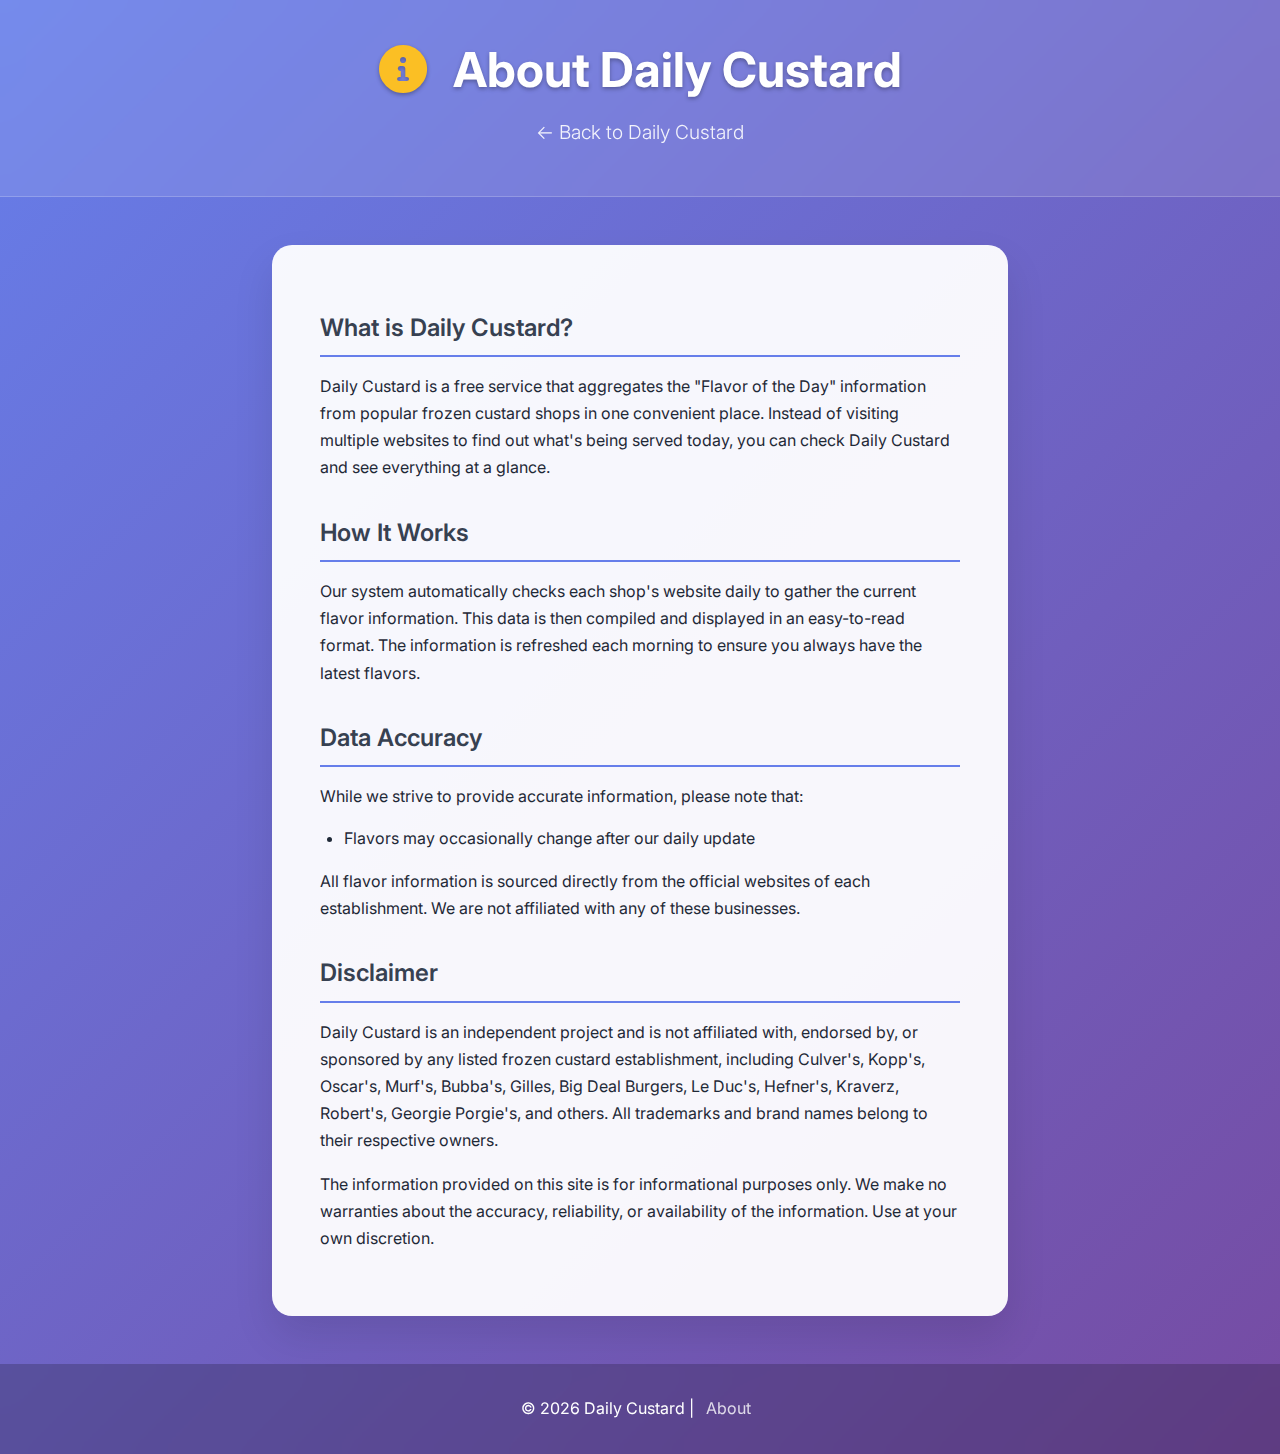
<file: static/about.html>
<!DOCTYPE html>
<html lang="en">
<head>
    <meta charset="UTF-8">
    <meta name="viewport" content="width=device-width, initial-scale=1.0">
    <title>About - Daily Custard</title>
    <link rel="icon" type="image/svg+xml" href="favicon.svg">
    <link rel="stylesheet" href="styles.css">
    <link href="https://fonts.googleapis.com/css2?family=Inter:wght@300;400;500;600;700&display=swap" rel="stylesheet">
    <link rel="stylesheet" href="https://cdnjs.cloudflare.com/ajax/libs/font-awesome/6.0.0/css/all.min.css">
    
    <!-- Google Analytics -->
    <script async src="https://www.googletagmanager.com/gtag/js?id=G-R110GKVNX3"></script>
    <script>
      window.dataLayer = window.dataLayer || [];
      function gtag(){dataLayer.push(arguments);}
      gtag('js', new Date());
      gtag('config', 'G-R110GKVNX3');
    </script>
</head>
<body>
    <div class="container">
        <header class="header">
            <div class="header-content">
                <h1><i class="fas fa-info-circle"></i> About Daily Custard</h1>
                <p class="subtitle"><a href="/" style="color: inherit; text-decoration: none;">← Back to Daily Custard</a></p>
            </div>
        </header>

        <main class="main legal-content">
            <div class="legal-section">
                <h2>What is Daily Custard?</h2>
                <p>Daily Custard is a free service that aggregates the "Flavor of the Day" information from popular frozen custard shops in one convenient place. Instead of visiting multiple websites to find out what's being served today, you can check Daily Custard and see everything at a glance.</p>

                <h2>How It Works</h2>
                <p>Our system automatically checks each shop's website daily to gather the current flavor information. This data is then compiled and displayed in an easy-to-read format. The information is refreshed each morning to ensure you always have the latest flavors.</p>

                <h2>Data Accuracy</h2>
                <p>While we strive to provide accurate information, please note that:</p>
                <ul>
                    <li>Flavors may occasionally change after our daily update</li>
                </ul>
                <p>All flavor information is sourced directly from the official websites of each establishment. We are not affiliated with any of these businesses.</p>

                <h2>Disclaimer</h2>
                <p>Daily Custard is an independent project and is not affiliated with, endorsed by, or sponsored by any listed frozen custard establishment, including Culver's, Kopp's, Oscar's, Murf's, Bubba's, Gilles, Big Deal Burgers, Le Duc's, Hefner's, Kraverz, Robert's, Georgie Porgie's, and others. All trademarks and brand names belong to their respective owners.</p>
                <p>The information provided on this site is for informational purposes only. We make no warranties about the accuracy, reliability, or availability of the information. Use at your own discretion.</p>
            </div>
        </main>

        <footer class="footer">
            <p>&copy; 2026 Daily Custard | <a href="about.html">About</a></p>
        </footer>
    </div>
</body>
</html>
</file>
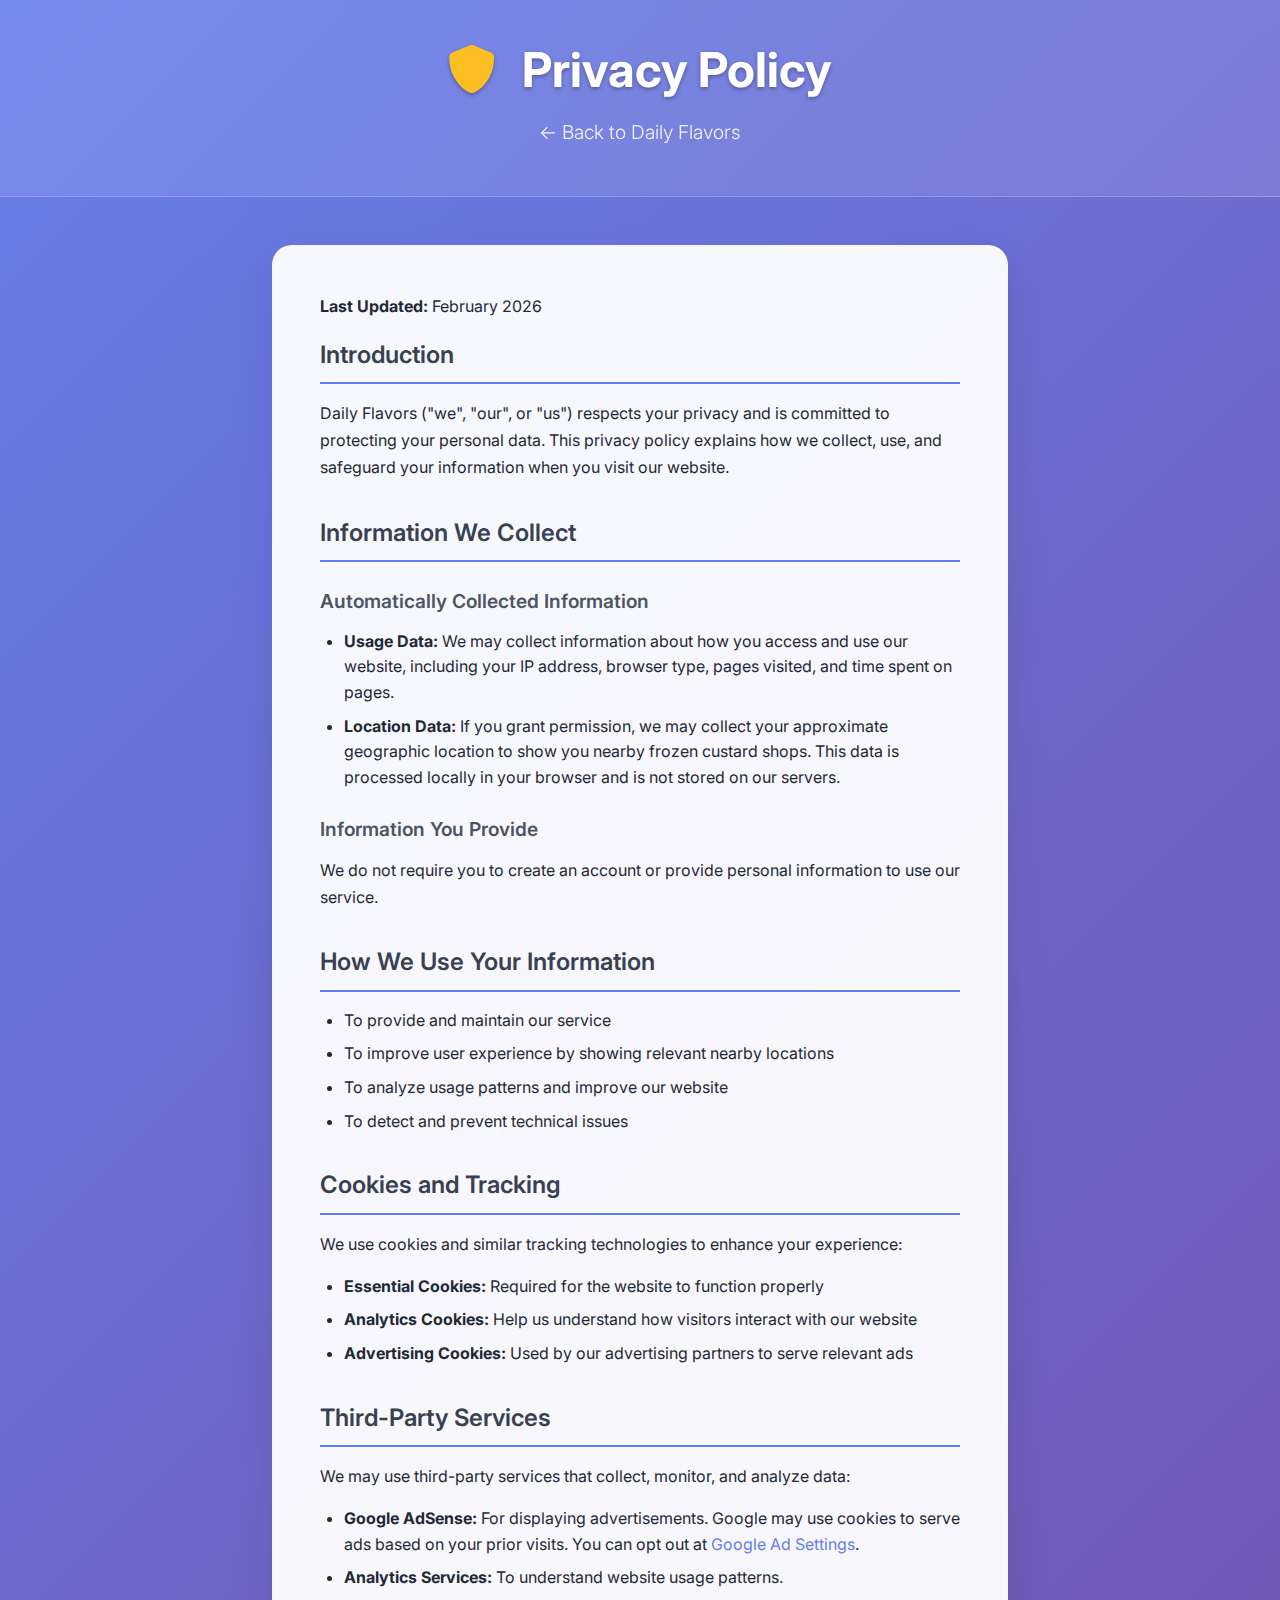
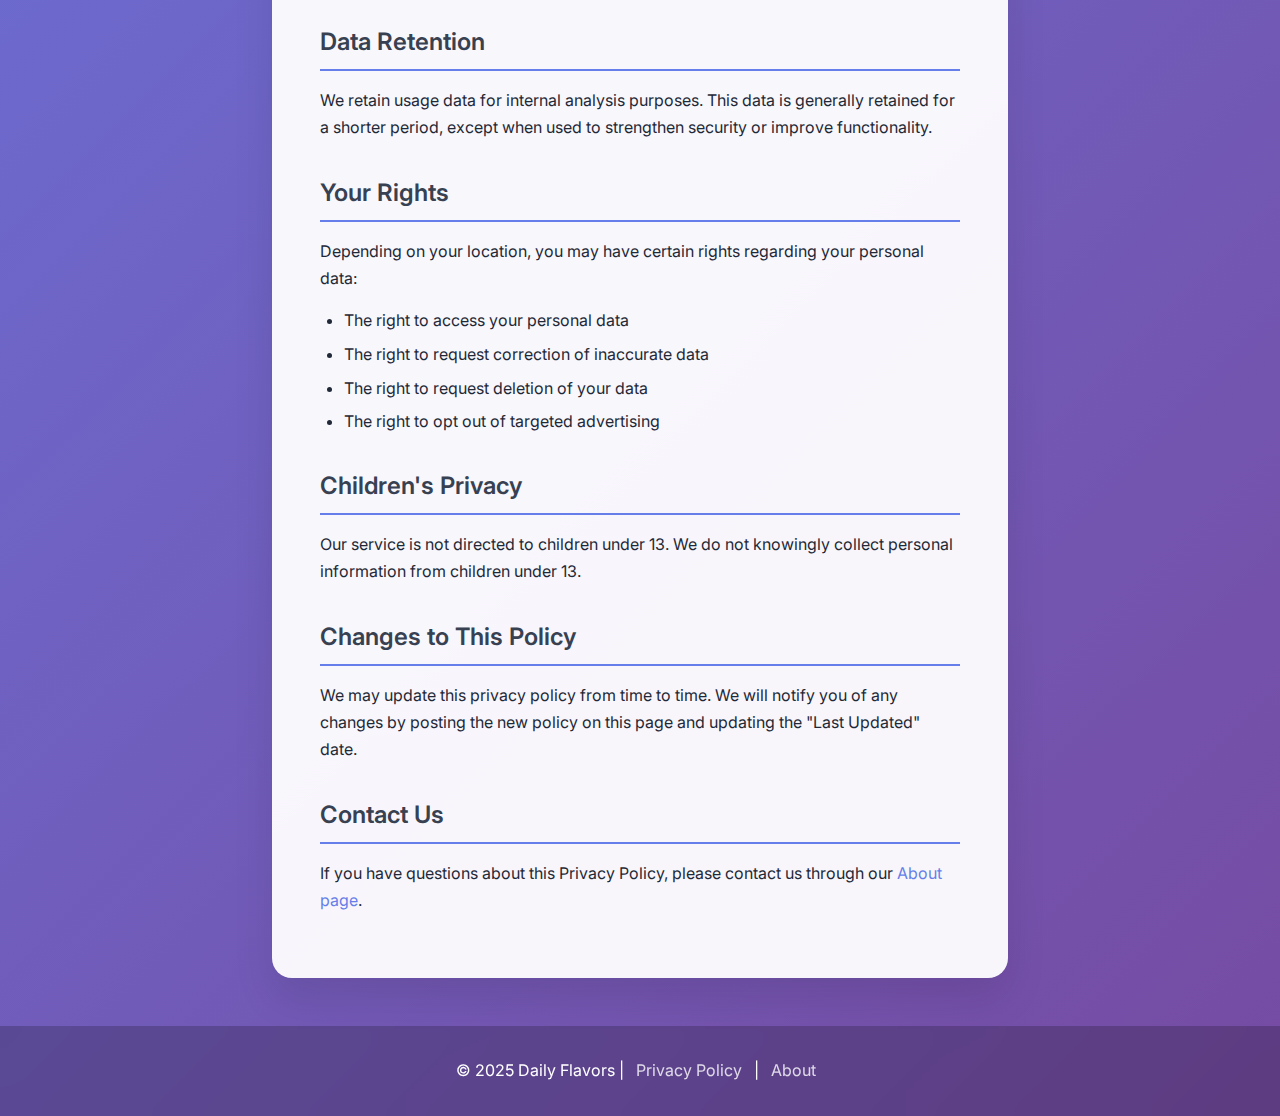
<file: static/privacy.html>
<!DOCTYPE html>
<html lang="en">
<head>
    <meta charset="UTF-8">
    <meta name="viewport" content="width=device-width, initial-scale=1.0">
    <title>Privacy Policy - Daily Flavors</title>
    <link rel="icon" type="image/svg+xml" href="/static/favicon.svg">
    <link rel="stylesheet" href="/static/styles.css">
    <link href="https://fonts.googleapis.com/css2?family=Inter:wght@300;400;500;600;700&display=swap" rel="stylesheet">
    <link rel="stylesheet" href="https://cdnjs.cloudflare.com/ajax/libs/font-awesome/6.0.0/css/all.min.css">
</head>
<body>
    <div class="container">
        <header class="header">
            <div class="header-content">
                <h1><i class="fas fa-shield-alt"></i> Privacy Policy</h1>
                <p class="subtitle"><a href="/" style="color: inherit; text-decoration: none;">← Back to Daily Flavors</a></p>
            </div>
        </header>

        <main class="main legal-content">
            <div class="legal-section">
                <p><strong>Last Updated:</strong> February 2026</p>
                
                <h2>Introduction</h2>
                <p>Daily Flavors ("we", "our", or "us") respects your privacy and is committed to protecting your personal data. This privacy policy explains how we collect, use, and safeguard your information when you visit our website.</p>

                <h2>Information We Collect</h2>
                <h3>Automatically Collected Information</h3>
                <ul>
                    <li><strong>Usage Data:</strong> We may collect information about how you access and use our website, including your IP address, browser type, pages visited, and time spent on pages.</li>
                    <li><strong>Location Data:</strong> If you grant permission, we may collect your approximate geographic location to show you nearby frozen custard shops. This data is processed locally in your browser and is not stored on our servers.</li>
                </ul>

                <h3>Information You Provide</h3>
                <p>We do not require you to create an account or provide personal information to use our service.</p>

                <h2>How We Use Your Information</h2>
                <ul>
                    <li>To provide and maintain our service</li>
                    <li>To improve user experience by showing relevant nearby locations</li>
                    <li>To analyze usage patterns and improve our website</li>
                    <li>To detect and prevent technical issues</li>
                </ul>

                <h2>Cookies and Tracking</h2>
                <p>We use cookies and similar tracking technologies to enhance your experience:</p>
                <ul>
                    <li><strong>Essential Cookies:</strong> Required for the website to function properly</li>
                    <li><strong>Analytics Cookies:</strong> Help us understand how visitors interact with our website</li>
                    <li><strong>Advertising Cookies:</strong> Used by our advertising partners to serve relevant ads</li>
                </ul>

                <h2>Third-Party Services</h2>
                <p>We may use third-party services that collect, monitor, and analyze data:</p>
                <ul>
                    <li><strong>Google AdSense:</strong> For displaying advertisements. Google may use cookies to serve ads based on your prior visits. You can opt out at <a href="https://www.google.com/settings/ads" target="_blank">Google Ad Settings</a>.</li>
                    <li><strong>Analytics Services:</strong> To understand website usage patterns.</li>
                </ul>

                <h2>Data Retention</h2>
                <p>We retain usage data for internal analysis purposes. This data is generally retained for a shorter period, except when used to strengthen security or improve functionality.</p>

                <h2>Your Rights</h2>
                <p>Depending on your location, you may have certain rights regarding your personal data:</p>
                <ul>
                    <li>The right to access your personal data</li>
                    <li>The right to request correction of inaccurate data</li>
                    <li>The right to request deletion of your data</li>
                    <li>The right to opt out of targeted advertising</li>
                </ul>

                <h2>Children's Privacy</h2>
                <p>Our service is not directed to children under 13. We do not knowingly collect personal information from children under 13.</p>

                <h2>Changes to This Policy</h2>
                <p>We may update this privacy policy from time to time. We will notify you of any changes by posting the new policy on this page and updating the "Last Updated" date.</p>

                <h2>Contact Us</h2>
                <p>If you have questions about this Privacy Policy, please contact us through our <a href="/about">About page</a>.</p>
            </div>
        </main>

        <footer class="footer">
            <p>&copy; 2025 Daily Flavors | <a href="/privacy">Privacy Policy</a> | <a href="/about">About</a></p>
        </footer>
    </div>
</body>
</html>
</file>
<file: static/styles.css>
/* Reset and base styles */
* {
    margin: 0;
    padding: 0;
    box-sizing: border-box;
}

body {
    font-family: 'Inter', -apple-system, BlinkMacSystemFont, 'Segoe UI', system-ui, sans-serif;
    line-height: 1.6;
    color: #1f2937;
    background: linear-gradient(135deg, #667eea 0%, #764ba2 100%);
    min-height: 100vh;
}

.container {
    min-height: 100vh;
    display: flex;
    flex-direction: column;
}

/* Header styles */
.header {
    background: rgba(255, 255, 255, 0.1);
    backdrop-filter: blur(10px);
    border-bottom: 1px solid rgba(255, 255, 255, 0.2);
    padding: 2rem 0;
    text-align: center;
    color: white;
}

.header-content h1 {
    font-size: 3rem;
    font-weight: 700;
    margin-bottom: 0.5rem;
    text-shadow: 0 2px 4px rgba(0, 0, 0, 0.3);
}

.header-content h1 i {
    margin-right: 1rem;
    color: #fbbf24;
}

.subtitle {
    font-size: 1.2rem;
    opacity: 0.9;
    margin-bottom: 1rem;
    font-weight: 300;
}

.date {
    font-size: 1rem;
    opacity: 0.8;
    font-weight: 500;
    background: rgba(255, 255, 255, 0.1);
    padding: 0.5rem 1rem;
    border-radius: 25px;
    display: inline-block;
}

/* Main content */
.main {
    flex: 1;
    padding: 3rem 2rem;
    max-width: 1200px;
    margin: 0 auto;
    width: 100%;
}

/* Loading styles */
.loading {
    text-align: center;
    color: white;
    padding: 4rem 0;
}

.loading-spinner {
    width: 50px;
    height: 50px;
    border: 4px solid rgba(255, 255, 255, 0.3);
    border-top: 4px solid white;
    border-radius: 50%;
    animation: spin 1s linear infinite;
    margin: 0 auto 2rem;
}

@keyframes spin {
    0% { transform: rotate(0deg); }
    100% { transform: rotate(360deg); }
}

/* Error styles */
.error {
    text-align: center;
    color: white;
    background: rgba(239, 68, 68, 0.2);
    border: 1px solid rgba(239, 68, 68, 0.3);
    border-radius: 12px;
    padding: 3rem 2rem;
    backdrop-filter: blur(10px);
}

.error i {
    font-size: 3rem;
    margin-bottom: 1rem;
    color: #fbbf24;
}

.error h3 {
    font-size: 1.5rem;
    margin-bottom: 1rem;
}

.retry-btn {
    background: #10b981;
    color: white;
    border: none;
    padding: 0.75rem 1.5rem;
    border-radius: 8px;
    font-weight: 500;
    cursor: pointer;
    transition: all 0.2s;
    margin-top: 1rem;
}

.retry-btn:hover {
    background: #059669;
    transform: translateY(-1px);
}

/* Flavors grid */
.flavors-grid {
    display: grid;
    grid-template-columns: repeat(auto-fit, minmax(350px, 1fr));
    gap: 2rem;
    margin-top: 2rem;
}

/* Flavor card styles */
.flavor-card {
    background: rgba(255, 255, 255, 0.95);
    border-radius: 20px;
    padding: 2rem;
    box-shadow: 0 20px 40px rgba(0, 0, 0, 0.1);
    transition: all 0.3s ease;
    border: 1px solid rgba(255, 255, 255, 0.2);
    backdrop-filter: blur(10px);
    position: relative;
    overflow: hidden;
    display: flex;
    flex-direction: column;
    height: 100%;
    opacity: 0;
    transform: translateY(20px);
    animation: fadeInUp 0.6s ease forwards;
}

.flavor-card::before {
    content: '';
    position: absolute;
    top: 0;
    left: 0;
    right: 0;
    height: 4px;
    background: linear-gradient(90deg, #667eea, #764ba2);
}

.flavor-card:hover {
    transform: translateY(-8px);
    box-shadow: 0 25px 50px rgba(0, 0, 0, 0.15);
}

.shop-header {
    display: flex;
    align-items: center;
    margin-bottom: 1.5rem;
}

.shop-icon {
    width: 50px;
    height: 50px;
    background: linear-gradient(135deg, #667eea, #764ba2);
    border-radius: 12px;
    display: flex;
    align-items: center;
    justify-content: center;
    flex-shrink: 0;
}

.shop-icon i {
    color: white;
    font-size: 1.5rem;
}

.shop-name {
    font-size: 1.3rem;
    font-weight: 600;
    color: #374151;
}

.flavor-name {
    font-size: 1.8rem;
    font-weight: 700;
    color: #1f2937;
    margin-bottom: 1rem;
    line-height: 1.3;
}

.flavor-description {
    color: #6b7280;
    font-size: 1rem;
    line-height: 1.6;
    margin-bottom: 1rem;
}

.flavor-description.no-description {
    font-style: italic;
    opacity: 0.7;
}

.flavor-date {
    font-size: 0.875rem;
    color: #9ca3af;
    font-weight: 500;
    display: flex;
    align-items: center;
}

.flavor-date i {
    margin-right: 0.5rem;
}

/* Footer */
.footer {
    background: rgba(0, 0, 0, 0.2);
    color: white;
    text-align: center;
    padding: 2rem;
    backdrop-filter: blur(10px);
}

/* Flavor card link styles */
.flavor-card-link {
    cursor: pointer;
    box-shadow: 0 20px 40px rgba(102, 126, 234, 0.08), 0 1.5px 4px rgba(118, 75, 162, 0.08);
    transition: transform 0.12s cubic-bezier(.4,2,.6,1), box-shadow 0.12s cubic-bezier(.4,2,.6,1), filter 0.12s cubic-bezier(.4,2,.6,1), background 0.12s cubic-bezier(.4,2,.6,1);
    will-change: transform, box-shadow, filter, background;
    background: rgba(255, 255, 255, 0.95);
}

.flavor-card-link:hover, .flavor-card-link:focus {
    background: rgb(224, 211, 255); /* subtle light purple */
}

.flavor-card-link:active {
    transform: scale(0.95) rotate(1deg);
    filter: brightness(0.96);
}

/* Responsive design */
@media (max-width: 768px) {
    .header-content h1 {
        font-size: 2.5rem;
    }
    
    .main {
        padding: 2rem 1rem;
    }
    
    .flavors-grid {
        grid-template-columns: 1fr;
        gap: 1.5rem;
    }
    
    .flavor-card {
        padding: 1.5rem;
    }
}

@media (max-width: 480px) {
    .header-content h1 {
        font-size: 2rem;
    }
    
    .subtitle {
        font-size: 1rem;
    }
    
    .flavor-card {
        padding: 1.25rem;
    }
    
    .flavor-name {
        font-size: 1.5rem;
    }
}

/* Animation for cards appearing */
.flavor-card {
    opacity: 0;
    transform: translateY(20px);
    animation: fadeInUp 0.6s ease forwards;
}

.flavor-card:nth-child(1) { animation-delay: 0.1s; }
.flavor-card:nth-child(2) { animation-delay: 0.2s; }
.flavor-card:nth-child(3) { animation-delay: 0.3s; }
.flavor-card:nth-child(4) { animation-delay: 0.4s; }
.flavor-card:nth-child(5) { animation-delay: 0.5s; }

@keyframes fadeInUp {
    to {
        opacity: 1;
        transform: translateY(0);
    }
}

/* Legal/content pages */
.legal-content {
    max-width: 800px;
}

.legal-section {
    background: rgba(255, 255, 255, 0.95);
    border-radius: 20px;
    padding: 3rem;
    box-shadow: 0 20px 40px rgba(0, 0, 0, 0.1);
    color: #1f2937;
}

.legal-section h2 {
    font-size: 1.5rem;
    font-weight: 600;
    color: #374151;
    margin-top: 2rem;
    margin-bottom: 1rem;
    border-bottom: 2px solid #667eea;
    padding-bottom: 0.5rem;
}

.legal-section h2:first-of-type {
    margin-top: 1rem;
}

.legal-section h3 {
    font-size: 1.2rem;
    font-weight: 600;
    color: #4b5563;
    margin-top: 1.5rem;
    margin-bottom: 0.75rem;
}

.legal-section p {
    margin-bottom: 1rem;
    line-height: 1.7;
}

.legal-section ul {
    margin-bottom: 1rem;
    padding-left: 1.5rem;
}

.legal-section li {
    margin-bottom: 0.5rem;
    line-height: 1.6;
}

.legal-section a {
    color: #667eea;
    text-decoration: none;
}

.legal-section a:hover {
    text-decoration: underline;
}

.footer a {
    color: rgba(255, 255, 255, 0.8);
    text-decoration: none;
    margin: 0 0.5rem;
}

.footer a:hover {
    color: white;
    text-decoration: underline;
}

/* Filters Panel */
.filters-panel {
    background: rgba(255, 255, 255, 0.95);
    backdrop-filter: blur(10px);
    border-radius: 12px;
    padding: 1.5rem;
    margin-bottom: 2rem;
    box-shadow: 0 4px 6px rgba(0, 0, 0, 0.1);
}

.filters-row {
    display: flex;
    gap: 1rem;
    flex-wrap: wrap;
    align-items: center;
}

.location-btn {
    background: linear-gradient(135deg, #667eea 0%, #764ba2 100%);
    color: white;
    border: none;
    padding: 0.75rem 1.5rem;
    border-radius: 8px;
    font-size: 0.95rem;
    font-weight: 600;
    cursor: pointer;
    transition: all 0.3s ease;
    display: flex;
    align-items: center;
    gap: 0.5rem;
    white-space: nowrap;
}

.location-btn:hover {
    transform: translateY(-2px);
    box-shadow: 0 4px 12px rgba(102, 126, 234, 0.4);
}

.location-btn i {
    font-size: 1.1rem;
}

.search-input {
    flex: 1;
    min-width: 200px;
    padding: 0.75rem 1rem;
    border: 2px solid #e5e7eb;
    border-radius: 8px;
    font-size: 0.95rem;
    transition: all 0.3s ease;
}

.search-input:focus {
    outline: none;
    border-color: #667eea;
    box-shadow: 0 0 0 3px rgba(102, 126, 234, 0.1);
}

.filter-select {
    padding: 0.75rem 1rem;
    border: 2px solid #e5e7eb;
    border-radius: 8px;
    font-size: 0.95rem;
    background: white;
    cursor: pointer;
    transition: all 0.3s ease;
    min-width: 150px;
}

.filter-select:focus {
    outline: none;
    border-color: #667eea;
    box-shadow: 0 0 0 3px rgba(102, 126, 234, 0.1);
}

.results-count {
    color: white;
    font-size: 0.95rem;
    margin-bottom: 1rem;
    padding: 0.5rem 1rem;
    background: rgba(255, 255, 255, 0.1);
    border-radius: 8px;
    text-align: center;
}

.no-results {
    text-align: center;
    color: white;
    padding: 3rem;
    font-size: 1.2rem;
}

.no-results i {
    font-size: 3rem;
    margin-bottom: 1rem;
    opacity: 0.5;
}

/* Distance badge in flavor cards */
.flavor-footer {
    display: flex;
    justify-content: space-between;
    align-items: center;
    margin-top: auto;
}

.flavor-distance {
    color: #667eea;
    font-size: 0.85rem;
    font-weight: 600;
    display: flex;
    align-items: center;
    gap: 0.3rem;
}

.flavor-distance i {
    font-size: 0.9rem;
}

/* Responsive adjustments */
@media (max-width: 768px) {
    .filters-row {
        flex-direction: column;
    }
    
    .location-btn,
    .filter-select {
        width: 100%;
    }
}

/* Map Styles */
.map-container {
    height: 400px;
    width: 100%;
    margin-bottom: 2rem;
    border-radius: 12px;
    box-shadow: 0 4px 6px -1px rgba(0, 0, 0, 0.1), 0 2px 4px -1px rgba(0, 0, 0, 0.06);
    z-index: 10;
}

/* Control Panel Updates */
.filters-controls {
    display: flex;
    flex-direction: column;
    gap: 1rem;
    width: 100%;
}

@media (min-width: 768px) {
    .filters-controls {
        flex-direction: row;
        justify-content: space-between;
        align-items: center;
    }
}

.location-group {
    display: flex;
    gap: 0.5rem;
    flex-wrap: wrap;
    align-items: center;
}

.location-input {
    min-width: 300px;
}

/* State when a location is set: looks like a button/label */
.location-input.has-location {
    background-color: #e0f2fe; /* Light blue background */
    border-color: #3b82f6;     /* Blue border */
    color: #0369a1;            /* Darker blue text */
    font-weight: 600;
    cursor: pointer;
    text-align: center;
    background-image: url('data:image/svg+xml;utf8,<svg xmlns="http://www.w3.org/2000/svg" fill="%233b82f6" viewBox="0 0 16 16"><path d="M8 16s6-5.686 6-10A6 6 0 0 0 2 6c0 4.314 6 10 6 10zm0-7a3 3 0 1 1 0-6 3 3 0 0 1 0 6z"/></svg>');
    background-repeat: no-repeat;
    background-position: 10px center;
    background-size: 16px;
    padding-left: 35px; /* Make room for icon */
}

/* Hover state for the "has-location" input to imply clickability */
.location-input.has-location:hover {
    background-color: #bae6fd;
    border-color: #2563eb;
}

.radius-select {
    width: auto;
}

.toggle-btn {
    padding: 0.5rem 1rem;
    background-color: white;
    border: 1px solid #e5e7eb;
    border-radius: 6px;
    cursor: pointer;
    font-size: 0.875rem;
    color: #4b5563;
    transition: all 0.2s;
}

.toggle-btn:hover {
    background-color: #f9fafb;
    border-color: #d1d5db;
}

.toggle-btn.active {
    background-color: #e0f2fe;
    border-color: #3b82f6;
    color: #2563eb;
}

.location-status {
    font-size: 0.875rem;
    color: #6b7280;
    margin-top: 0.5rem;
    width: 100%;
    text-align: center;
}

/* Location Card Styles (Grouped Flavors) */
.location-card {
    background: white;
    border-radius: 12px;
    box-shadow: 0 4px 6px -1px rgba(0, 0, 0, 0.1), 0 2px 4px -1px rgba(0, 0, 0, 0.06);
    overflow: hidden;
    transition: transform 0.2s, box-shadow 0.2s;
    height: 100%; /* Make card take full height of grid cell */
    display: flex;
    flex-direction: column;
}

.location-card:hover {
    transform: translateY(-2px);
    box-shadow: 0 10px 15px -3px rgba(0, 0, 0, 0.1), 0 4px 6px -2px rgba(0, 0, 0, 0.05);
}

.shop-header {
    background: linear-gradient(to right, #f8fafc, #f1f5f9);
    padding: 1.25rem 1rem;
    border-bottom: 1px solid #e2e8f0;
}

.shop-info {
    display: flex;
    align-items: flex-start;
    gap: 1rem;
}

/* Container for Icon + Badge */
.shop-info > div:first-child {
    display: flex;
    flex-direction: column;
    align-items: center;
    gap: 0.5rem;
    width: 60px;
    flex-shrink: 0;
}

.shop-name {
    font-weight: 700;
    color: #1e293b;
    font-size: 1.2rem;
    line-height: 1.3;
    margin-top: -2px; /* Visual alignment with icon top */
}

.distance-badge {
    background-color: #eff6ff;
    color: #3b82f6;
    border: 1px solid #dbeafe;
    padding: 0.2rem 0.6rem;
    border-radius: 99px;
    font-size: 0.7rem;
    font-weight: 600;
    white-space: nowrap;
    display: flex;
    align-items: center;
    justify-content: center;
    gap: 0.25rem;
    width: 100%;
}

.shop-address {
    font-size: 0.9rem;
    color: #64748b;
    margin-top: 0.25rem;
    line-height: 1.4;
}

.location-flavors {
    padding: 1rem;
    flex: 1; /* Push footer down */
}

.card-footer {
    height: 50px;
    background: #f8fafc;
    border-top: 1px solid #e2e8f0;
    padding: 0 1rem;
    display: flex;
    align-items: center;
    gap: 1.25rem;
}

.footer-link {
    display: inline-flex;
    align-items: center;
    gap: 0.4rem;
    color: #64748b;
    text-decoration: none;
    font-size: 0.85rem;
    font-weight: 600;
    transition: all 0.2s;
}

.footer-link:hover {
    color: #4f46e5;
}

.flavor-item {
    padding-bottom: 1rem;
    margin-bottom: 1rem;
    border-bottom: 1px solid #f1f5f9;
}

.flavor-item:last-child {
    border-bottom: none;
    margin-bottom: 0;
    padding-bottom: 0;
}

/* Enhancements to existing classes */
.flavor-name {
    font-size: 1.3rem;
    color: #334155;
    margin-bottom: 0.25rem;
    font-weight: 600;
}

.flavor-description {
    font-size: 0.9rem;
    color: #64748b;
    line-height: 1.4;
}

.no-description {
    font-style: italic;
    color: #94a3b8;
}

/* ========================================= */
/* NEW FILTER UI STYLES                      */
/* ========================================= */

/* Actions Group in Header */
.actions-group {
    display: flex;
    gap: 0.75rem;
    align-items: center;
}

.filter-btn {
    display: flex;
    align-items: center;
    gap: 0.5rem;
    padding: 0.75rem 1.25rem;
    background: white;
    border: 1px solid #e5e7eb;
    border-radius: 8px;
    color: #4b5563;
    font-weight: 500;
    cursor: pointer;
    transition: all 0.2s ease;
    box-shadow: 0 1px 2px rgba(0, 0, 0, 0.05);
}

.filter-btn:hover {
    background: #f9fafb;
    border-color: #d1d5db;
    color: #111827;
}

.filter-btn i {
    color: #667eea;
}

/* Modal Overlay */
.modal-overlay {
    position: fixed;
    top: 0;
    left: 0;
    width: 100%;
    height: 100%;
    background: rgba(0, 0, 0, 0.5); /* Semi-transparent dark background */
    backdrop-filter: blur(4px);
    z-index: 9999; /* Highest priority */
    display: flex;
    justify-content: center;
    align-items: center;
    opacity: 0;
    visibility: hidden;
    transition: all 0.3s ease;
}

.modal-overlay.active {
    opacity: 1;
    visibility: visible;
}

/* Modal Container */
.modal-container {
    background: white;
    width: 90%;
    max-width: 500px;
    border-radius: 16px;
    box-shadow: 0 20px 25px -5px rgba(0, 0, 0, 0.1), 0 10px 10px -5px rgba(0, 0, 0, 0.04);
    transform: translateY(20px);
    transition: transform 0.3s ease;
    display: flex;
    flex-direction: column;
    max-height: 85vh;
}

.modal-overlay.active .modal-container {
    transform: translateY(0);
}

/* Modal Header */
.modal-header {
    padding: 1.25rem 1.5rem;
    border-bottom: 1px solid #e5e7eb;
    display: flex;
    justify-content: space-between;
    align-items: center;
}

.modal-header h3 {
    margin: 0;
    color: #111827;
    font-size: 1.25rem;
    font-weight: 600;
}

.close-modal-btn {
    background: transparent;
    border: none;
    color: #9ca3af;
    cursor: pointer;
    font-size: 1.25rem;
    padding: 0.25rem;
    border-radius: 4px;
    transition: color 0.2s;
}

.close-modal-btn:hover {
    color: #4b5563;
    background: #f3f4f6;
}

/* Modal Body */
.modal-body {
    padding: 1.5rem;
    overflow-y: auto;
}

.brand-grid {
    display: grid;
    grid-template-columns: repeat(auto-fill, minmax(140px, 1fr));
    gap: 1rem;
}

/* Brand Checkbox Cards */
.brand-checkbox-card {
    display: flex;
    align-items: center;
    gap: 0.75rem;
    padding: 0.75rem;
    border: 2px solid #e5e7eb;
    border-radius: 8px;
    cursor: pointer;
    transition: all 0.2s ease;
    user-select: none;
}

.brand-checkbox-card:hover {
    border-color: #cbd5e1;
    background: #f8fafc;
}

/* Checked state styling */
.brand-checkbox-card:has(input:checked) {
    border-color: #667eea;
    background: #eef2ff;
}

.brand-checkbox-card input[type="checkbox"] {
    width: 1.25rem;
    height: 1.25rem;
    accent-color: #667eea;
    cursor: pointer;
}

.brand-name {
    font-weight: 500;
    color: #374151;
}

/* Modal Footer */
.modal-footer {
    padding: 1.25rem 1.5rem;
    border-top: 1px solid #e5e7eb;
    display: flex;
    justify-content: flex-end; /* Align buttons to right */
    gap: 1rem;
    background: #f9fafb;
    border-bottom-left-radius: 16px;
    border-bottom-right-radius: 16px;
}

.primary-btn {
    background: linear-gradient(135deg, #667eea 0%, #764ba2 100%);
    color: white;
    border: none;
    padding: 0.6rem 1.25rem;
    border-radius: 6px;
    font-weight: 600;
    cursor: pointer;
    transition: opacity 0.2s;
}

.primary-btn:hover {
    opacity: 0.9;
}

.secondary-btn {
    background: white;
    color: #4b5563;
    border: 1px solid #d1d5db;
    padding: 0.6rem 1.25rem;
    border-radius: 6px;
    font-weight: 500;
    cursor: pointer;
    transition: background 0.2s;
}

.secondary-btn:hover {
    background: #f3f4f6;
    color: #374151;
}

/* ========================================
   Ad Containers & Styling
   ======================================== */

/* General ad container styling */
.ad-container {
    display: flex;
    justify-content: center;
    align-items: center;
    padding: 1.5rem 0;
    background: rgba(255, 255, 255, 0.1);
    backdrop-filter: blur(10px);
    -webkit-backdrop-filter: blur(10px);
    border-radius: 12px;
    margin: 1.5rem 0;
    min-height: 100px;
}

.header-ad {
    margin-top: 0;
    margin-bottom: 2rem;
}

.content-ad {
    margin: 2rem 0;
}

.footer-ad {
    margin-top: 2rem;
    margin-bottom: 0;
}

/* In-feed ad cards */
.ad-card {
    background: rgba(255, 255, 255, 0.95);
    border-radius: 20px;
    padding: 2rem;
    box-shadow: 0 20px 40px rgba(0, 0, 0, 0.1);
    border: 2px dashed rgba(102, 126, 234, 0.3);
    display: flex;
    flex-direction: column;
    justify-content: center;
    align-items: center;
    min-height: 250px;
    position: relative;
}

.ad-label {
    position: absolute;
    top: 0.75rem;
    right: 1rem;
    font-size: 0.75rem;
    color: #9ca3af;
    text-transform: uppercase;
    letter-spacing: 0.5px;
    font-weight: 500;
}

/* Responsive ad sizing */
@media (max-width: 768px) {
    .ad-container {
        padding: 1rem 0;
        margin: 1rem 0;
    }
    
    .header-ad, .content-ad, .footer-ad {
        margin: 1rem 0;
    }
    
    .ad-card {
        padding: 1.5rem;
        min-height: 200px;
    }
}

/* Hide ads on very small screens if needed */
@media (max-width: 480px) {
    .ad-container.desktop-only {
        display: none;
    }
}
</file>
